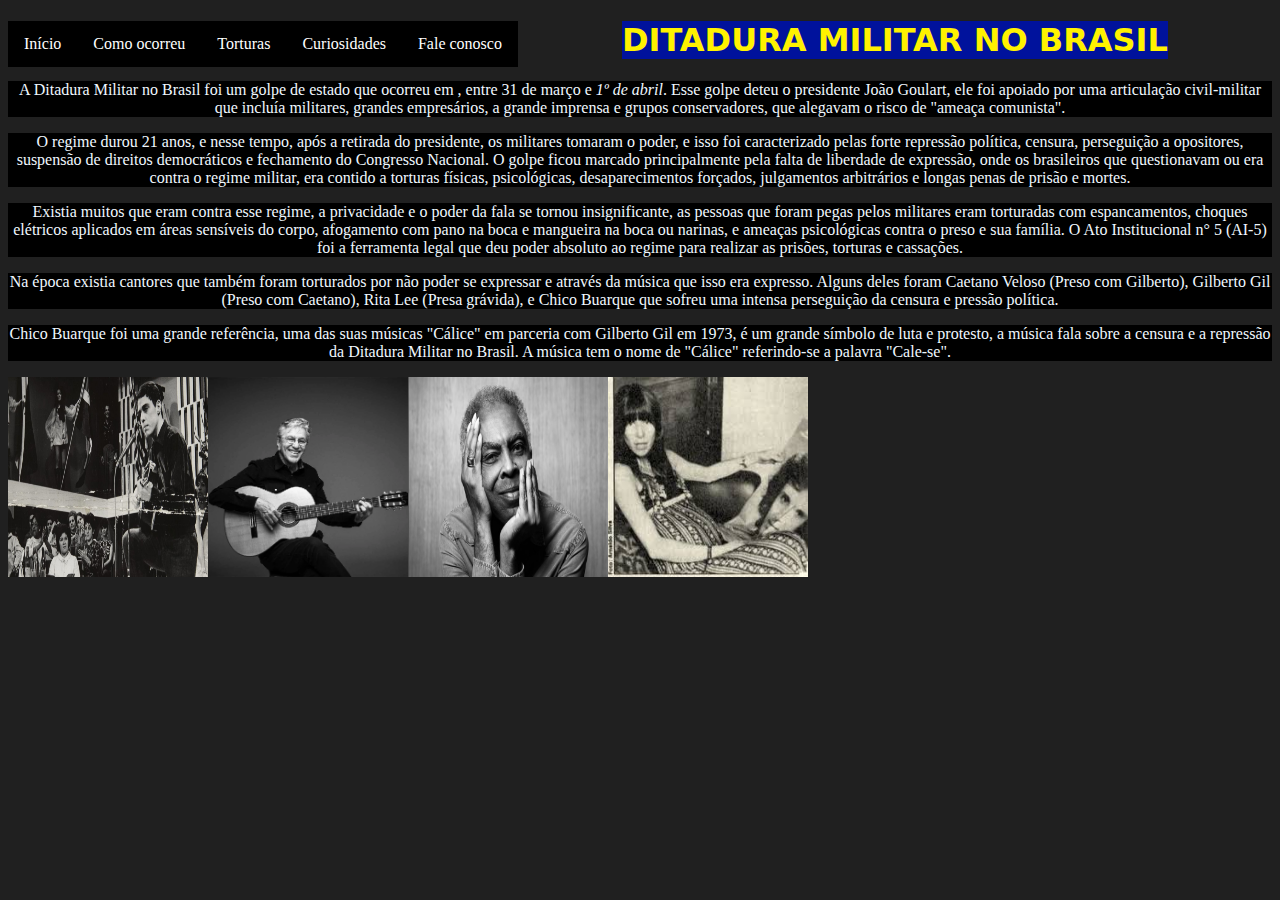
<file: index.html>
<!DOCTYPE html>
<html lang="en">
<head>
    <meta charset="UTF-8">
    <meta name="viewport" content="width=device-width, initial-scale=1.0">
    <title>Ditadura Militar no Brasil</title>
    <link rel="stylesheet" href="style.css">
</head>
<body>
        <div class="ditadura">
<a href="index.html">Início</a>
<a href="ocorrido.html">Como ocorreu</a>

<a href="torturas.html">Torturas</a>
<a href="curiosidades.html">Curiosidades</a>
<a href="contato.html">Fale conosco</a>
    </div>
    
    <h1><span>DITADURA MILITAR NO BRASIL</span></h1>
   <p>A Ditadura Militar no Brasil foi um golpe de estado que ocorreu em , entre 31 de março e <em>1º de abril</em>. Esse golpe deteu o presidente João Goulart, ele foi apoiado por uma articulação civil-militar que incluía militares, grandes empresários, a grande imprensa e grupos conservadores, que alegavam o risco de "ameaça comunista".</p>
<p>O regime durou 21 anos, e nesse tempo, após a retirada do presidente, os militares tomaram o poder, e isso foi caracterizado pelas forte repressão política, censura, perseguição a opositores, suspensão de direitos democráticos e fechamento do Congresso Nacional. O golpe ficou marcado principalmente pela falta de liberdade de expressão, onde os brasileiros que questionavam ou era contra o regime militar, era contido a torturas físicas, psicológicas, desaparecimentos forçados, julgamentos arbitrários e longas penas de prisão e mortes. </p>
    <p>Existia muitos que eram contra esse regime, a privacidade e o poder da fala se tornou insignificante, as pessoas que foram pegas pelos militares eram torturadas com espancamentos, choques elétricos aplicados em áreas sensíveis do corpo, afogamento com pano na boca e mangueira na boca ou narinas, e ameaças psicológicas contra o preso e sua família. O Ato Institucional n° 5 (AI-5) foi a ferramenta legal que deu poder absoluto ao regime para realizar as prisões, torturas e cassações.</p>
<p>Na época existia cantores que também foram torturados por não poder se expressar e através da música que isso era expresso.  Alguns deles foram Caetano Veloso (Preso com Gilberto), Gilberto Gil (Preso com Caetano), Rita Lee (Presa grávida), e Chico Buarque que sofreu uma intensa perseguição da censura e pressão política.</p>
<p>Chico Buarque foi uma grande referência, uma das suas músicas "Cálice" em parceria com Gilberto Gil em 1973, é um grande símbolo de luta e protesto, a música fala sobre a censura e a repressão da Ditadura Militar no Brasil. A música tem o nome de "Cálice" referindo-se a palavra "Cale-se".
</p>
<div class="fotos">
<img src="chico.jpg"><br>
<img src="caetano.webp"><br>
<img src="gil.jpg"><br>
<img src="ritalee.jpg"><br>

</div>
</body>
</html>
</file>
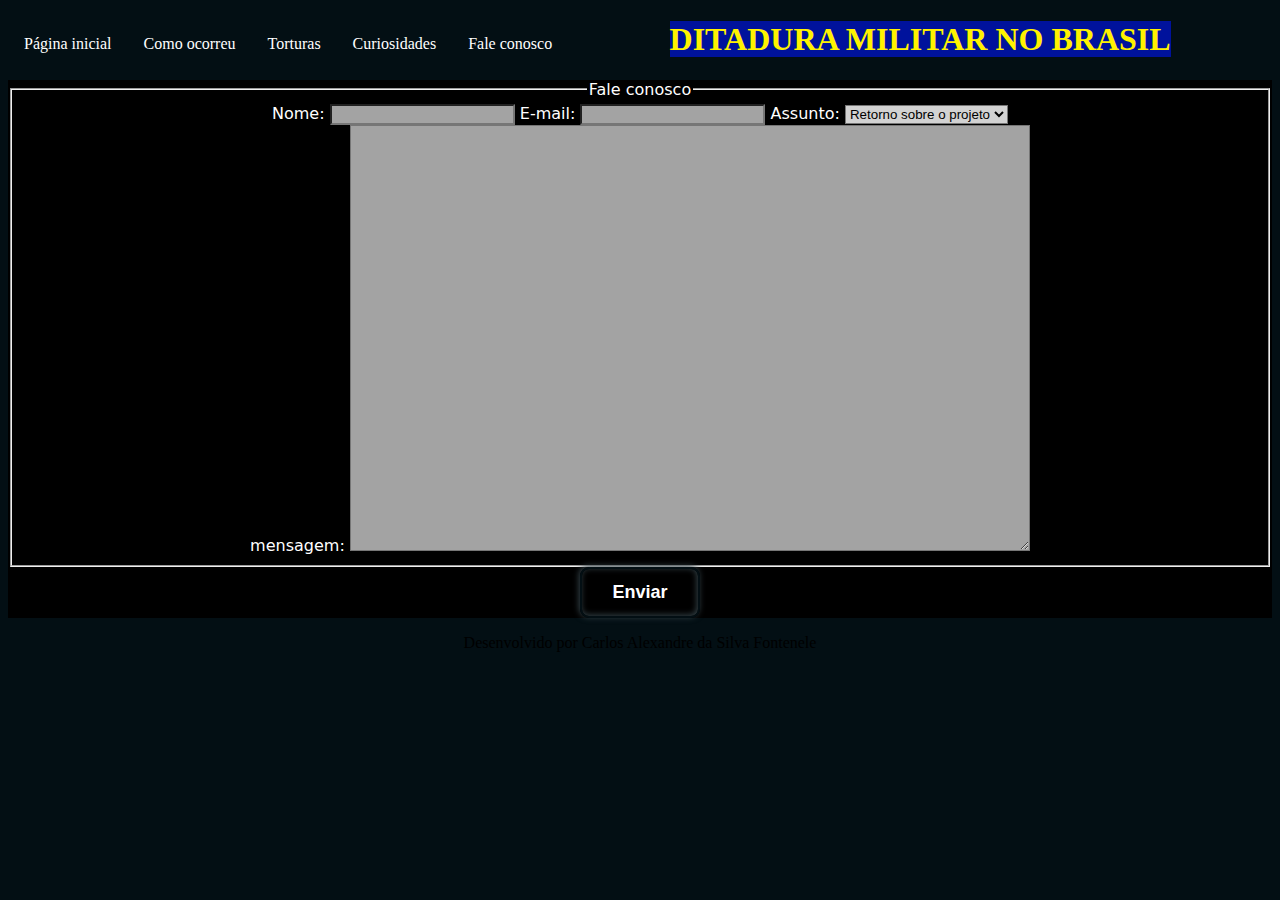
<file: contato.html>
<!DOCTYPE html>
<html lang="en">
<head>
    <meta charset="UTF-8">
    <meta name="viewport" content="width=device-width, initial-scale=1.0">
    <title>Fale conosco</title>
    <link rel="stylesheet" href="contato.css">
</head>
<body>
            <div class="ditadura">
<a href="index.html">Página inicial</a>
<a href="ocorrido.html">Como ocorreu</a>
<a href="torturas.html">Torturas</a>
<a href="curiosidades.html">Curiosidades</a>
<a href="contato.html">Fale conosco</a>
    </div>
    <h1> <span>DITADURA MILITAR NO BRASIL</span></h1>
        <div>
            <form action="">
                <fieldset>
                    <legend>Fale conosco</legend>
                    <label for="nome">Nome:</label>
                    <input id="nome" name="nome" type="text">

                    <label for="email">E-mail:</label>
                    <input id="email" name="email" type="email">

                    <label for="assunto">Assunto:</label>
                    <select name="assunto" id="assunto">
                        <option value="feedback">Retorno sobre o projeto</option>
                        <option value="sugest">Sugestão para projeto</option>
                        <option value="new-project">Novo projeto</option>
                        <option value="mensagem">Uma mensagem</option>
                        
                 </select>
                 <br>
                 <label for="mensagem">mensagem:</label>
                 <textarea name="mensagem" id="mensagem" cols="82" rows="28"></textarea>

                </fieldset>
               <button class="button">
  <div class="text">Enviar</div>
</button>
            </form>
        </div>
        <script src="script.js"></script>
        <footer> <p>Desenvolvido por Carlos Alexandre da Silva Fontenele</p></footer>
</body>
</html>
</file>
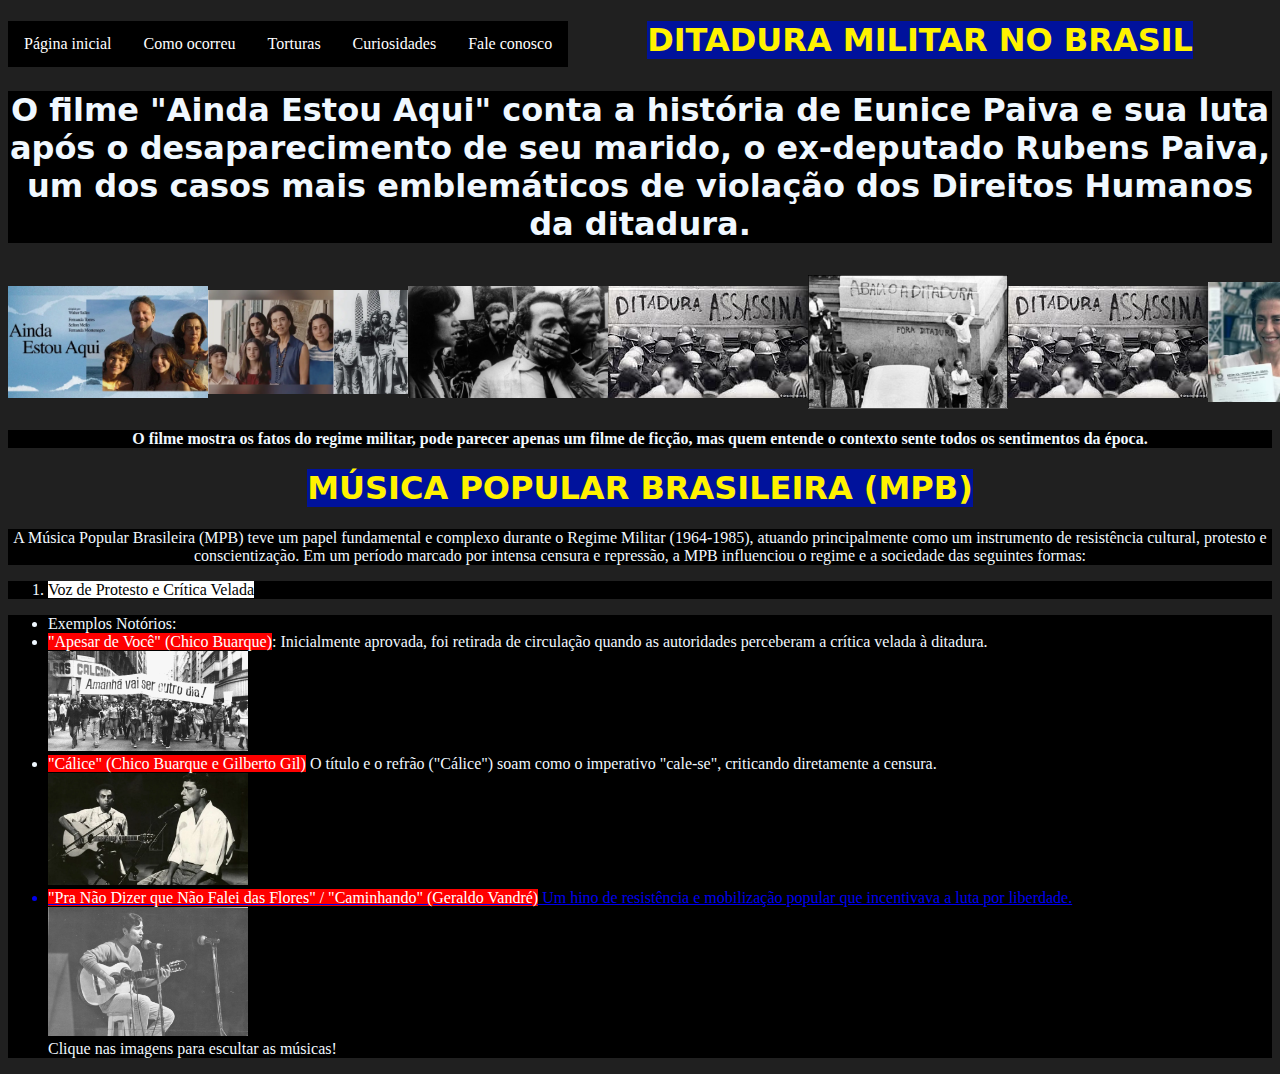
<file: curiosidades.html>
<!DOCTYPE html>
<html lang="en">
<head>
    <meta charset="UTF-8">
    <meta name="viewport" content="width=device-width, initial-scale=1.0">
    <title>Curiosidades</title>
    <link rel="stylesheet" href="style.css">
</head>
<body>
            <div class="ditadura">
<a href="index.html">Página inicial</a>
<a href="ocorrido.html">Como ocorreu</a>
<a href="torturas.html">Torturas</a>
<a href="curiosidades.html">Curiosidades</a>
<a href="contato.html">Fale conosco</a>
    </div>
<h1><span>DITADURA MILITAR NO BRASIL</span></h1>
<h1><p>O filme "Ainda Estou Aqui" conta a história de Eunice Paiva e sua luta após o desaparecimento de seu marido, o ex-deputado Rubens Paiva, um dos casos mais emblemáticos de violação dos Direitos Humanos da ditadura.</p></h1>
<div class="ainda">
<img src="capa-ainda-estou-aqui.jpg.jpg"> 
<img src="1D-1a-AINDA-ESTOU-AQUI-13.webp">
<img src="Ainda-Estou-Aqui-e-outros-retratos-da-violencia-co0326730800202411291749.webp"> 
<img src="image_processing20200409-13381-1087r6e.jpeg"> 
<img src="ditadura-militar-foto-reproducao.jpg">
<img src="image_processing20200409-13381-1087r6e.jpeg">
<img src="fernanda-torres-em-ainda-estou-aqui-e-eunice-de-paiva-recebendo-o-atestado-de-obito-do-marido.avif">
</div>
<h4><p>O filme mostra os fatos do regime militar, 
    pode parecer apenas um filme de ficção, mas quem entende o contexto sente todos os sentimentos da época.
</p></h4>
<h1><span>MÚSICA POPULAR BRASILEIRA (MPB)</span></h1>
<p>A Música Popular Brasileira (MPB) teve um papel fundamental e complexo durante o Regime Militar (1964-1985), atuando principalmente como um instrumento de resistência cultural, protesto e conscientização.

Em um período marcado por intensa censura e repressão, a MPB influenciou o regime e a sociedade das seguintes formas:</p>
<ol>
<li><span class="mpb">Voz de Protesto e Crítica Velada</span></li>
</ol>
<ul>
    <li>Exemplos Notórios:</li>
    <li><span class="joao">"Apesar de Você" (Chico Buarque)</span>: Inicialmente aprovada, foi retirada de circulação quando as autoridades perceberam a crítica velada à ditadura.</li>
    
<a href="https://www.youtube.com/watch?v=bGAJlOwUgHY&list=RDbGAJlOwUgHY&start_radio=1" target="_blank">
  <img src="apesar-de-você.jpg">
  </a>
    <li><span class="joao">"Cálice" (Chico Buarque e Gilberto Gil)</span> O título e o refrão ("Cálice") soam como o imperativo "cale-se", criticando diretamente a censura.</li>
   <a href="https://www.youtube.com/watch?v=9y2xB90A0CY&list=RD9y2xB90A0CY&start_radio=1" target="_blank">
  <img src="gilberto-gil-chico-buarque.webp">

<li><span class="joao">"Pra Não Dizer que Não Falei das Flores" / "Caminhando" (Geraldo Vandré)</span>
     Um hino de resistência e mobilização popular que incentivava a luta por liberdade.</li>
   <a href="https://www.youtube.com/watch?v=KdvsXn8oVPY&list=RDKdvsXn8oVPY&start_radio=1" target="_blank">
  <img src="Geraldo-Vandre-faz-90-anos0021295100202509110719.jpg">
   </a>
   <br>
Clique nas imagens para escultar as músicas!
</ul>

</body>
</html>
</file>
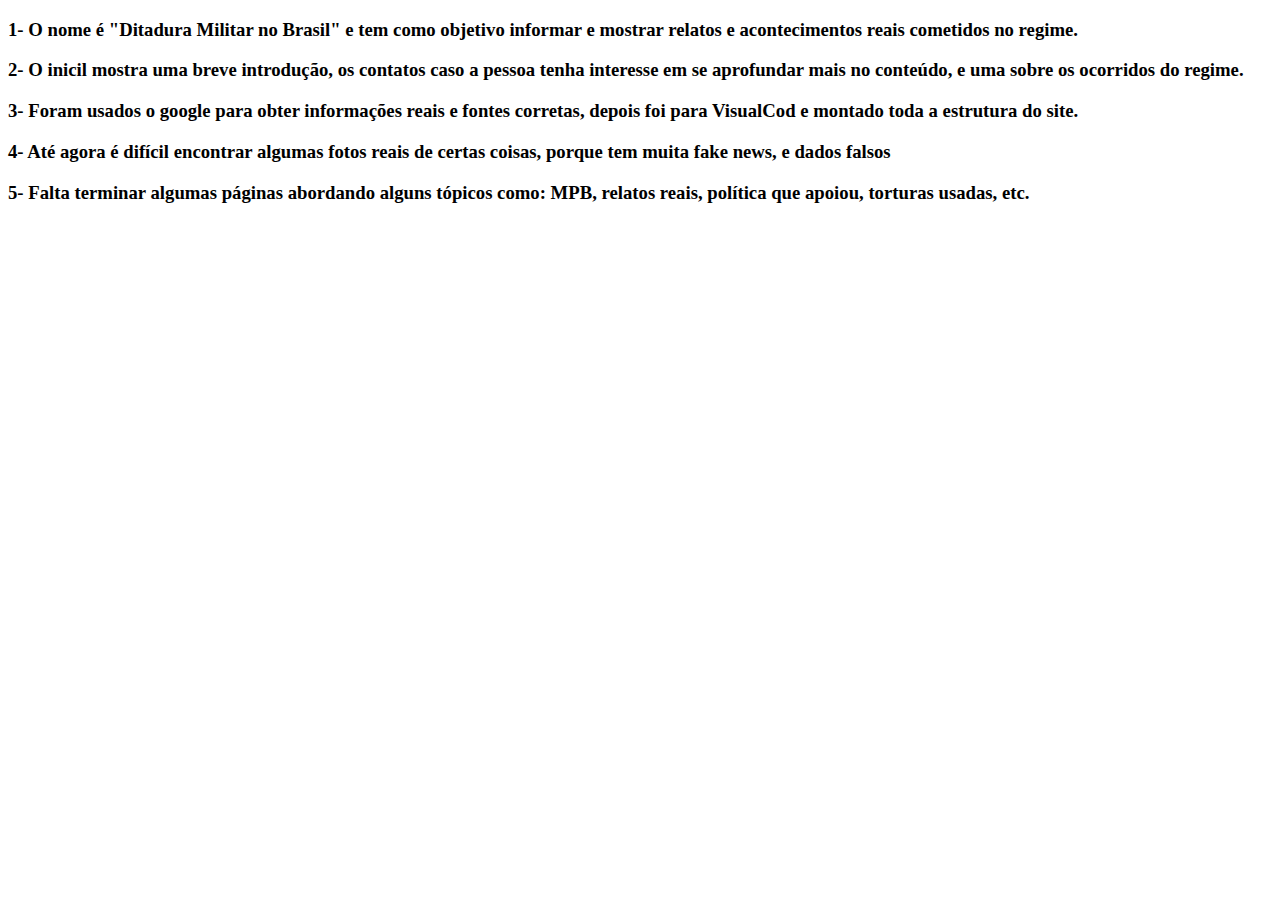
<file: diagonostico.html>
<!DOCTYPE html>
<html lang="en">
<head>
    <meta charset="UTF-8">
    <meta name="viewport" content="width=device-width, initial-scale=1.0">
    <title>Diagnostico</title>
    
</head>
<body> 
    <h3>1- O nome é "Ditadura Militar no Brasil" e tem como objetivo informar e mostrar relatos e acontecimentos reais cometidos no regime.</h3>
    <h3>2- O inicil mostra uma breve introdução, os contatos caso a pessoa tenha interesse em se aprofundar mais no conteúdo, e uma sobre os ocorridos do regime.</h3>
<h3>3- Foram usados o google para obter informações reais e fontes corretas, depois foi para VisualCod e montado toda a estrutura do site. </h3>
<h3>4- Até agora é difícil encontrar algumas fotos reais de certas coisas, porque tem muita fake news, e dados falsos</h3>
<h3>5- Falta terminar algumas páginas abordando alguns tópicos como: MPB, relatos reais, política que apoiou, torturas usadas, etc.</h3>
</body>
</html>
</file>
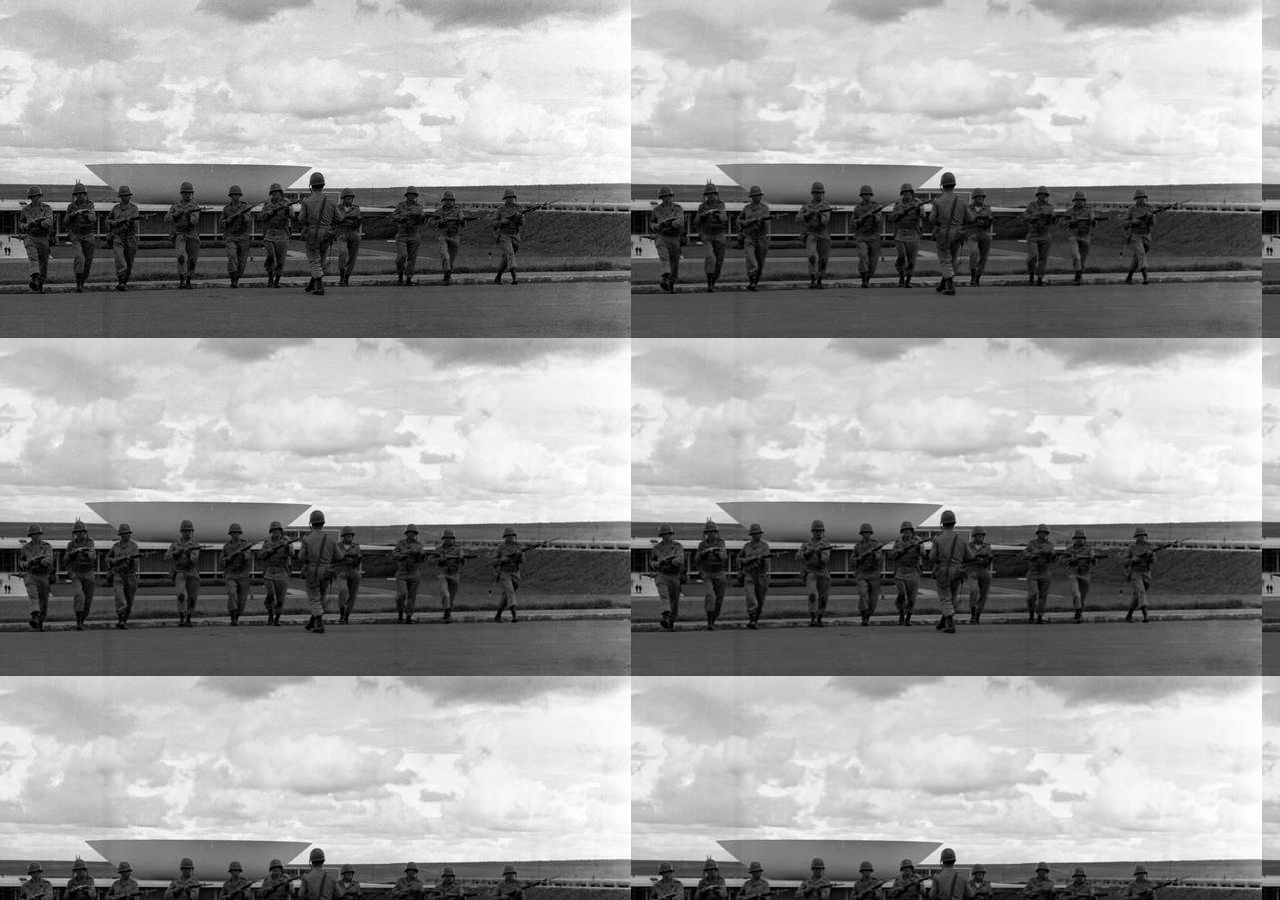
<file: ocorrido.html>
<!DOCTYPE html>
<html lang="en">
<head>
    <meta charset="UTF-8">
    <meta name="viewport" content="width=device-width, initial-scale=1.0">
    <title>Ditadura Militar no Brasil</title>
    <link rel="stylesheet" href="ocorrido.css">
</head>
<body>
</file>
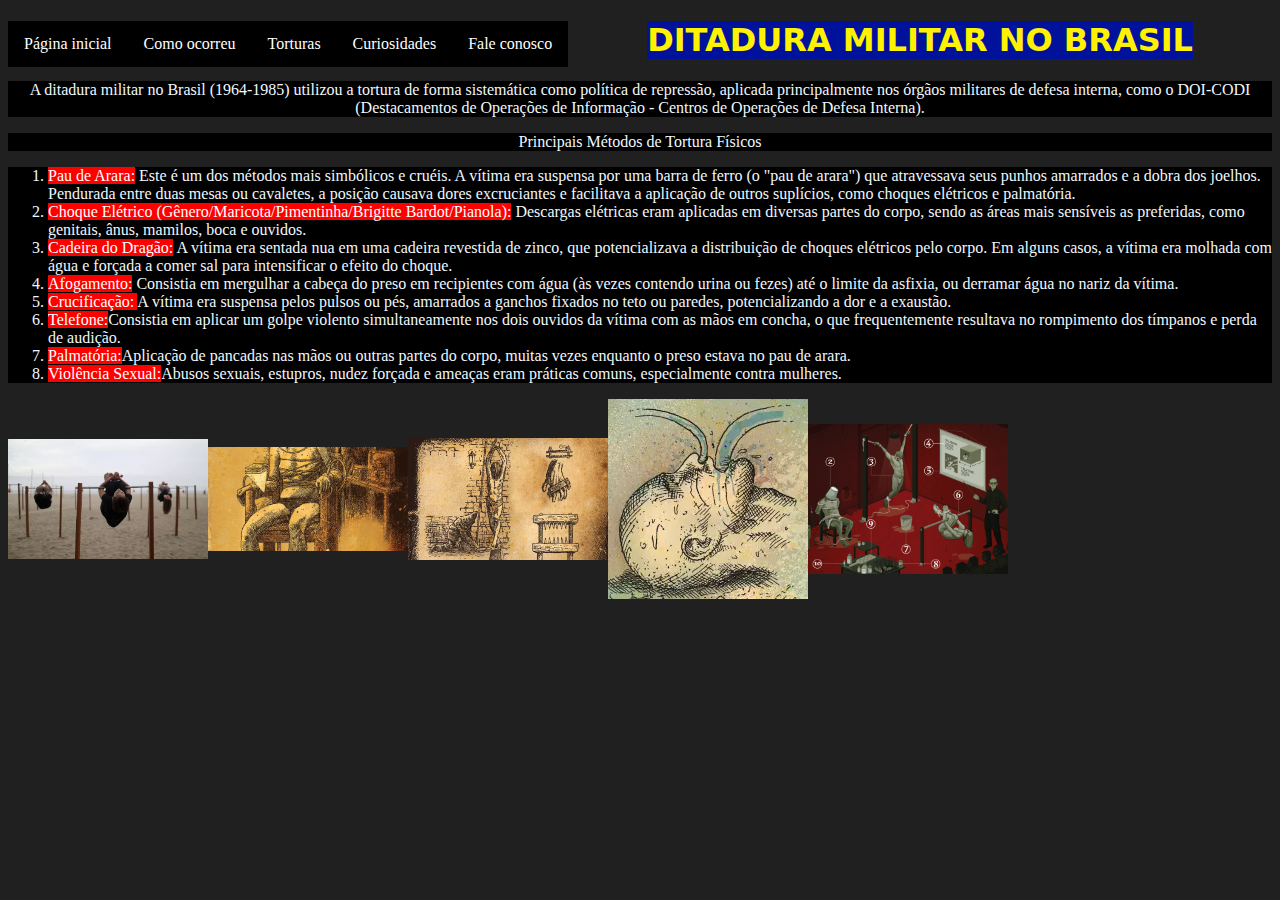
<file: torturas.html>
<!DOCTYPE html>
<html lang="en">
<head>
    <meta charset="UTF-8">
    <meta name="viewport" content="width=device-width, initial-scale=1.0">
    <title>Torturas</title>
    <link rel="stylesheet" href="style.css">
</head>
<body>
            <div class="ditadura">
<a href="index.html">Página inicial</a>
<a href="ocorrido.html">Como ocorreu</a>
<a href="torturas.html">Torturas</a>
<a href="curiosidades.html">Curiosidades</a>
<a href="contato.html">Fale conosco</a>
    </div>
<h1> <span>DITADURA MILITAR NO BRASIL</span></h1>
<p>A ditadura militar no Brasil (1964-1985) utilizou a tortura de forma sistemática como política de repressão, aplicada principalmente nos órgãos militares de defesa interna, como o DOI-CODI (Destacamentos de Operações de Informação - Centros de Operações de Defesa Interna).</p>
<p>Principais Métodos de Tortura Físicos</p>
<ol>
    <li><span class="joao">Pau de Arara:</span> Este é um dos métodos mais simbólicos e cruéis. A vítima era suspensa por uma barra de ferro (o "pau de arara") que atravessava seus punhos amarrados e a dobra dos joelhos. Pendurada entre duas mesas ou cavaletes, a posição causava dores excruciantes e facilitava a aplicação de outros suplícios, como choques elétricos e palmatória.</li>
<li><span class="joao">Choque Elétrico (Gênero/Maricota/Pimentinha/Brigitte Bardot/Pianola):</span> Descargas elétricas eram aplicadas em diversas partes do corpo, sendo as áreas mais sensíveis as preferidas, como genitais, ânus, mamilos, boca e ouvidos.</li>
<li><span class="joao">Cadeira do Dragão:</span> A vítima era sentada nua em uma cadeira revestida de zinco, que potencializava a distribuição de choques elétricos pelo corpo. Em alguns casos, a vítima era molhada com água e forçada a comer sal para intensificar o efeito do choque.</li>
<li><span class="joao">Afogamento:</span> Consistia em mergulhar a cabeça do preso em recipientes com água (às vezes contendo urina ou fezes) até o limite da asfixia, ou derramar água no nariz da vítima.</li>
<li><span class="joao">Crucificação: </span>A vítima era suspensa pelos pulsos ou pés, amarrados a ganchos fixados no teto ou paredes, potencializando a dor e a exaustão.</li>
<li><span class="joao">Telefone:</span>Consistia em aplicar um golpe violento simultaneamente nos dois ouvidos da vítima com as mãos em concha, o que frequentemente resultava no rompimento dos tímpanos e perda de audição.</li>
<li><span class="joao">Palmatória:</span>Aplicação de pancadas nas mãos ou outras partes do corpo, muitas vezes enquanto o preso estava no pau de arara.</li>
<li><span class="joao">Violência Sexual:</span>Abusos sexuais, estupros, nudez forçada e ameaças eram práticas comuns, especialmente contra mulheres.</li>
</ol>
<div class="ainda">
    <img src="paudearara.webp">
    <img src="choque.webp">
    <img src="cadeira.webp">
    <img src="afogamento.webp">
    <img src="crucifi.webp">
</div>
</body>
</html>
</file>
<file: style.css>
body{
    background-color: rgb(32, 32, 32);

}
span{
    background-color: rgb(0, 18, 156);
    color: rgb(255, 242, 0);
}
h1{
    text-align: center;
    font-family: system-ui, -apple-system, BlinkMacSystemFont, 'Segoe UI', Roboto, Oxygen, Ubuntu, Cantarell, 'Open Sans', 'Helvetica Neue', sans-serif;

}
p{
    background-color: black;
    color: aliceblue;
    text-align: center;
}
.ditadura a {
overflow: hidden;
background-color: black
}

.ditadura a {
float: left;
display: block;
color: rgb(255, 255, 255);
text-align: center;
padding: 14px 16px;
text-decoration: none;
}

.ditadura a:hover {
background-color: rgb(255, 251, 9);
color: black;
}

.calice{
margin: 0 auto;
display: block;
}
img{
    width: 200px;
}
.fotos{
display: flex;
}

ul{
    background-color: black;
    color: aliceblue;
}
.joao{
    color: rgb(255, 255, 255);
    background-color: rgb(255, 0, 0);
}
ol{
    background-color: black;
    color: aliceblue;
}
.mpb{
    color: rgb(0, 0, 0);
    background-color: rgb(255, 255, 255);
}
.ainda{
    display: flex;
    align-items: center;
}
</file>
<file: contato.css>
body{
    background-color: #030f14;
    align-items: center;
    text-align: center;
}
form{
    font-family: system-ui, -apple-system, BlinkMacSystemFont, 'Segoe UI', Roboto, Oxygen, Ubuntu, Cantarell, 'Open Sans', 'Helvetica Neue', sans-serif;
color: rgb(255, 255, 255);
background-color: rgb(0, 0, 0);
align-items: center;
}
input{
    background-color: rgb(163, 163, 163);
}
select{
     background-color: rgb(210, 210, 210);
}

textarea{
     background-color: rgb(163, 163, 163);
}
.button {
  background: var(--color-back);
  border-radius: 0.5em;
  box-shadow:
    inset 0px -6px 18px -6px rgba(3, 15, 20, 0),
    inset rgba(54, 69, 75, 1) -1px -1px 6px 0px,
    inset 12px 0px 12px -6px rgba(3, 15, 20, 0),
    inset -12px 0px 12px -6px rgba(3, 15, 20, 0),
    rgba(54, 69, 75, 1) -1px -1px 6px 0px;
  border: solid 2px #030f14;
  cursor: pointer;
  font-size: 18px;
  padding: 0.7em 1.7em;
  outline: none;
  transition: all 0.3s;
  user-select: none;
  
}

.button:hover {
  box-shadow:
    inset 0px -6px 18px -6px rgb(255, 255, 255),
    inset 0px 6px 18px -6px rgb(255, 255, 255),
    inset 12px 0px 12px -6px rgba(255, 255, 255, 0),
    inset -12px 0px 12px -6px rgba(3, 15, 20, 0),
    -1px -1px 6px 0px rgba(54, 69, 75, 1);
}

.button:active {
  box-shadow:
    inset 0px -12px 12px -6px rgba(3, 15, 20, 1),
    inset 0px 12px 12px -6px rgba(3, 15, 20, 1),
    inset 12px 0px 12px -6px rgba(3, 15, 20, 1),
    inset -12px 0px 12px -6px rgba(3, 15, 20, 1),
    -1px -1px 6px 0px rgba(54, 69, 75, 1);
}

.text {
  color: #ffffff;
  font-weight: 700;
  margin: auto;
  transition: all 0.3s;
  width: fit-content;
}

.button:hover .text {
  transform: scale(0.9);
}

.button:active .text {
  transform: scale(0.8);
}
.ditadura a {
float: left;
display: block;
color: rgb(255, 255, 255);
text-align: center;
padding: 14px 16px;
text-decoration: none;
}

.ditadura a:hover {
background-color: rgb(255, 251, 9);
color: rgb(0, 0, 0);
}
span{
    background-color: rgb(0, 18, 156);
    color: rgb(255, 242, 0);}
</file>
<file: ocorrido.css>
body{
    background-image: url(fundoo.jpg);

}
</file>
